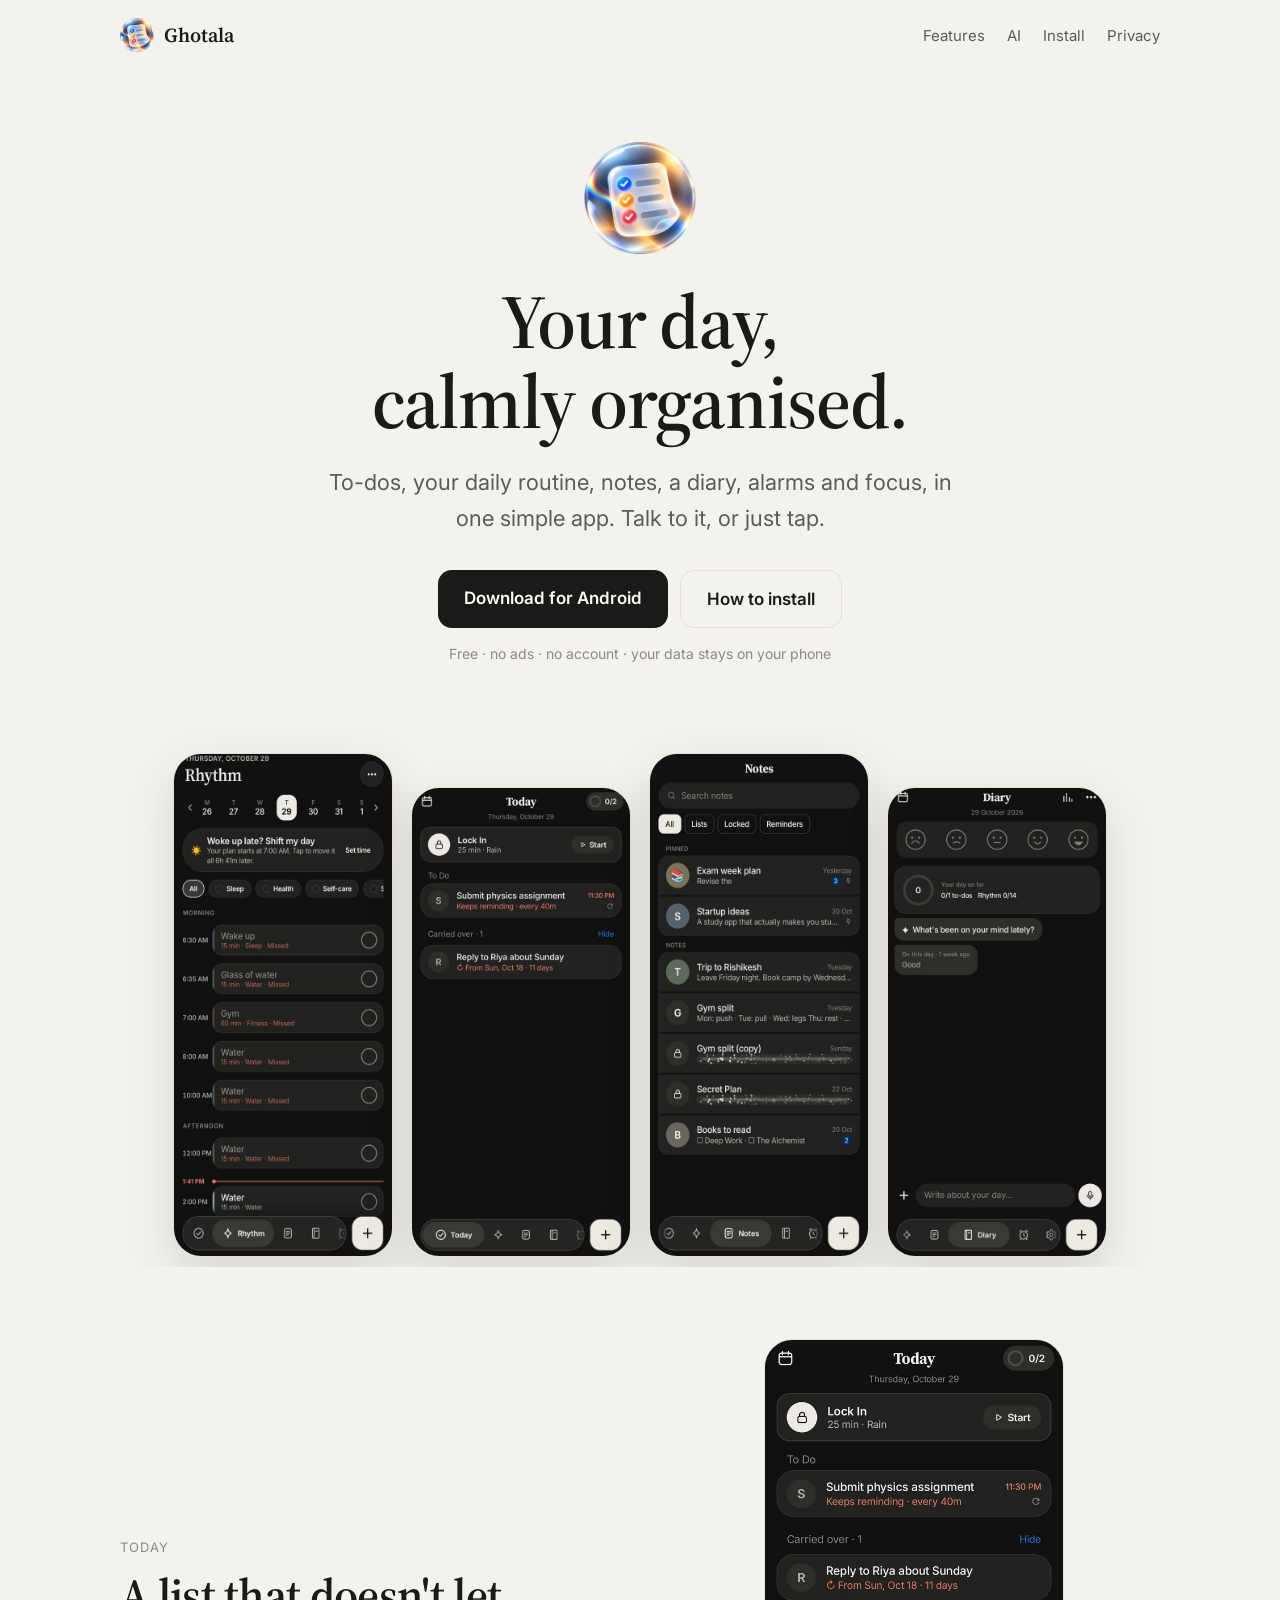
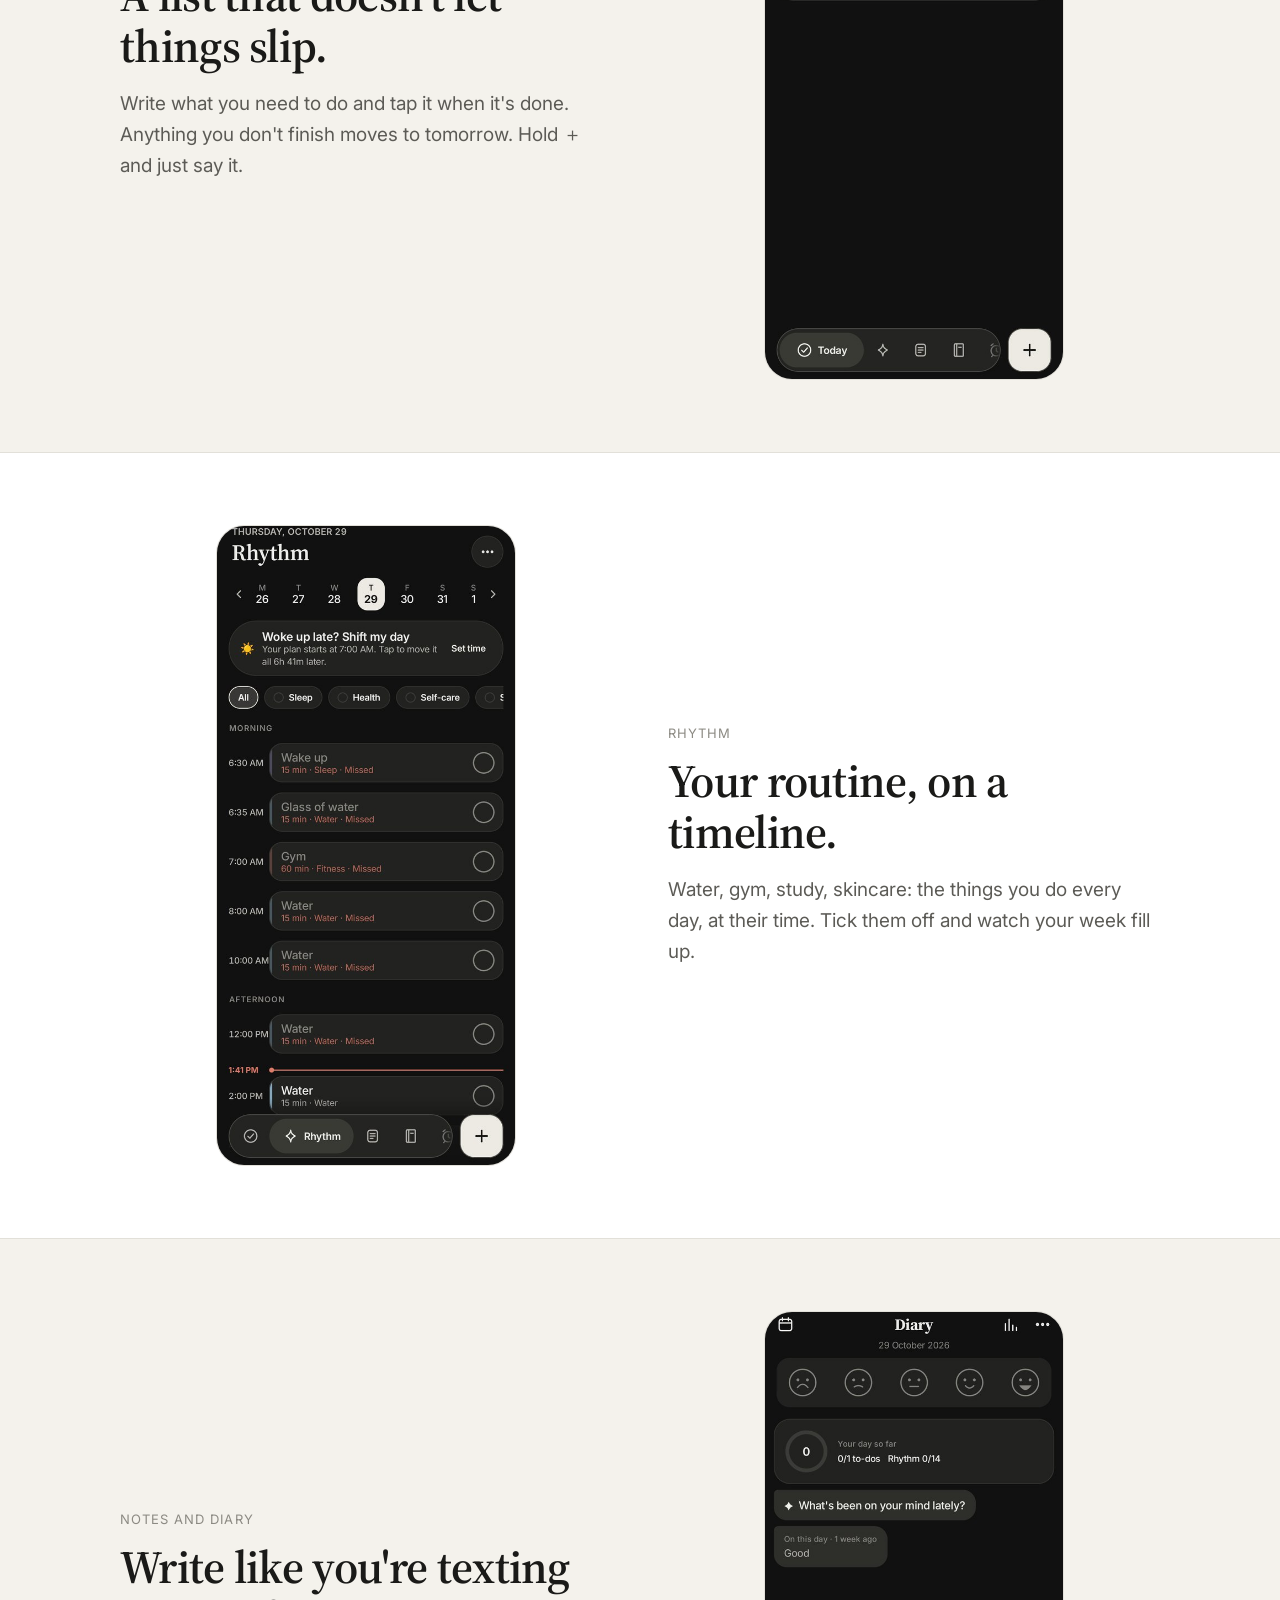
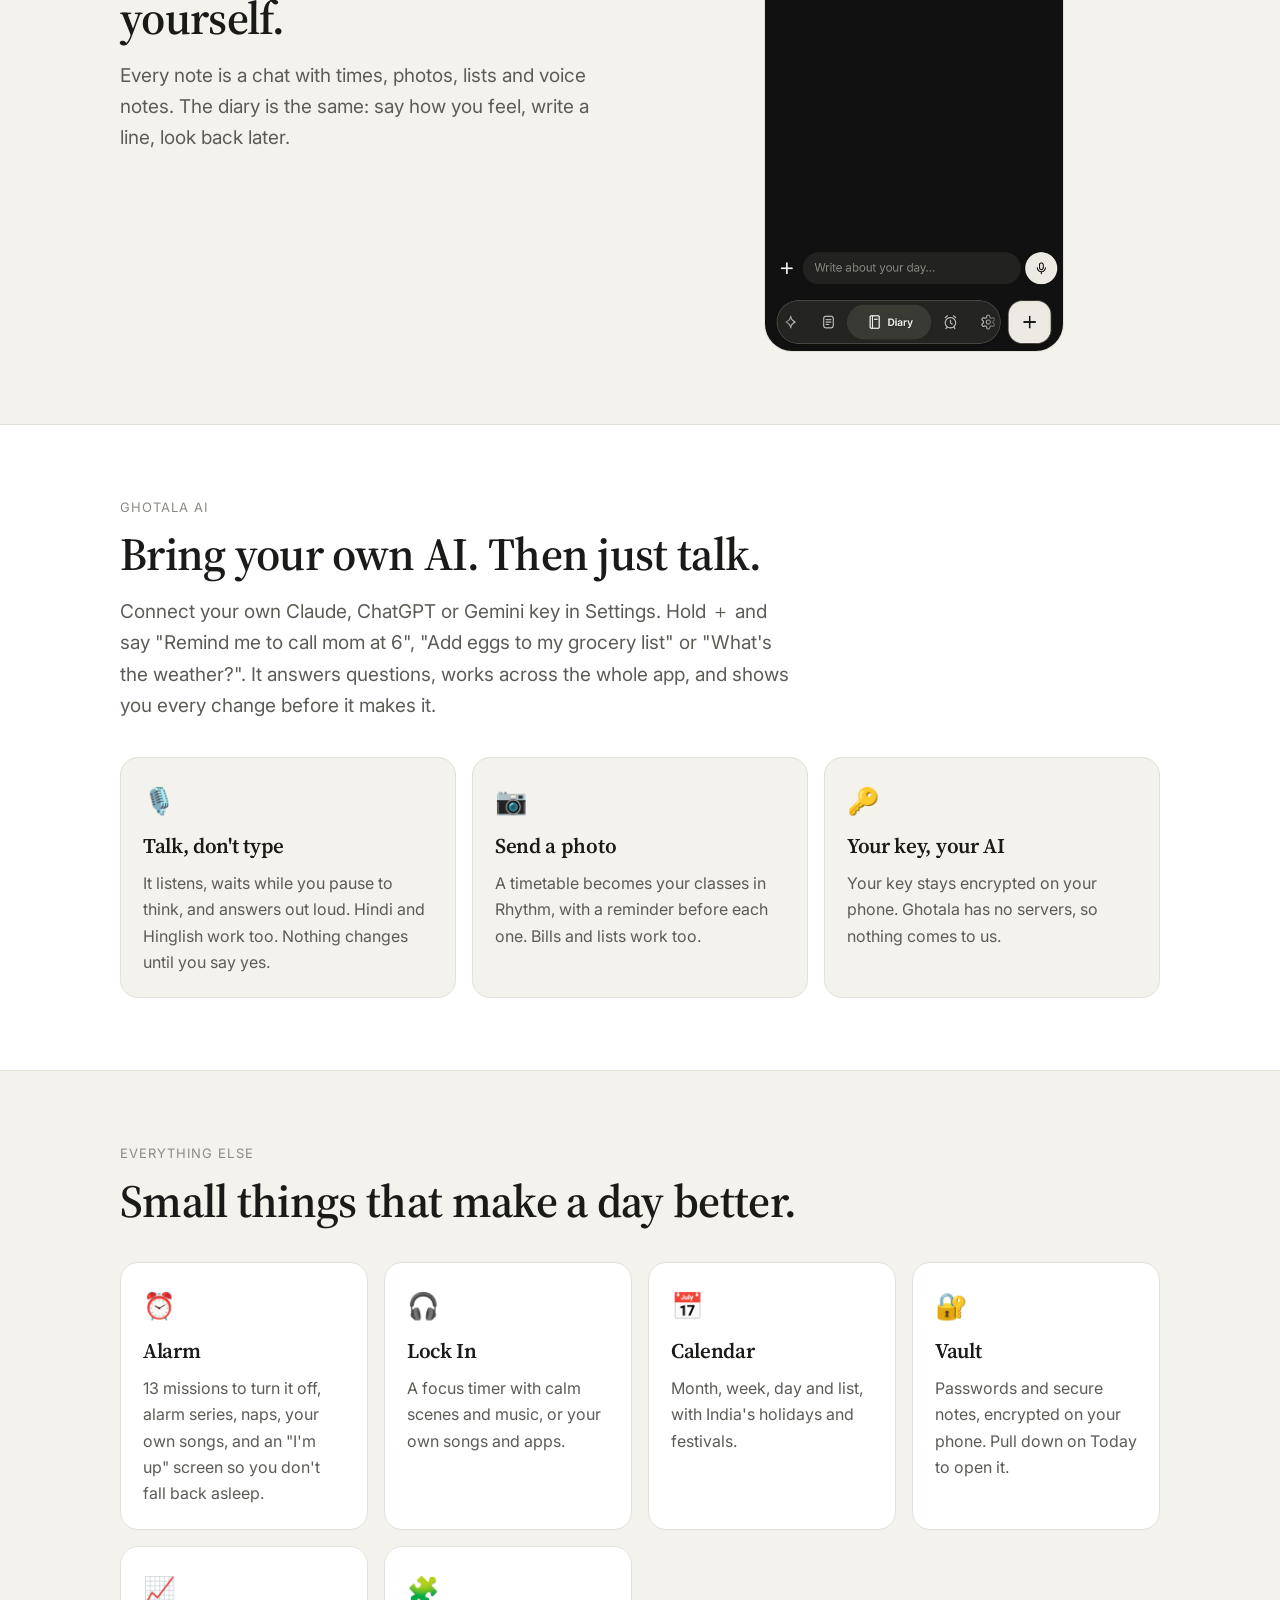
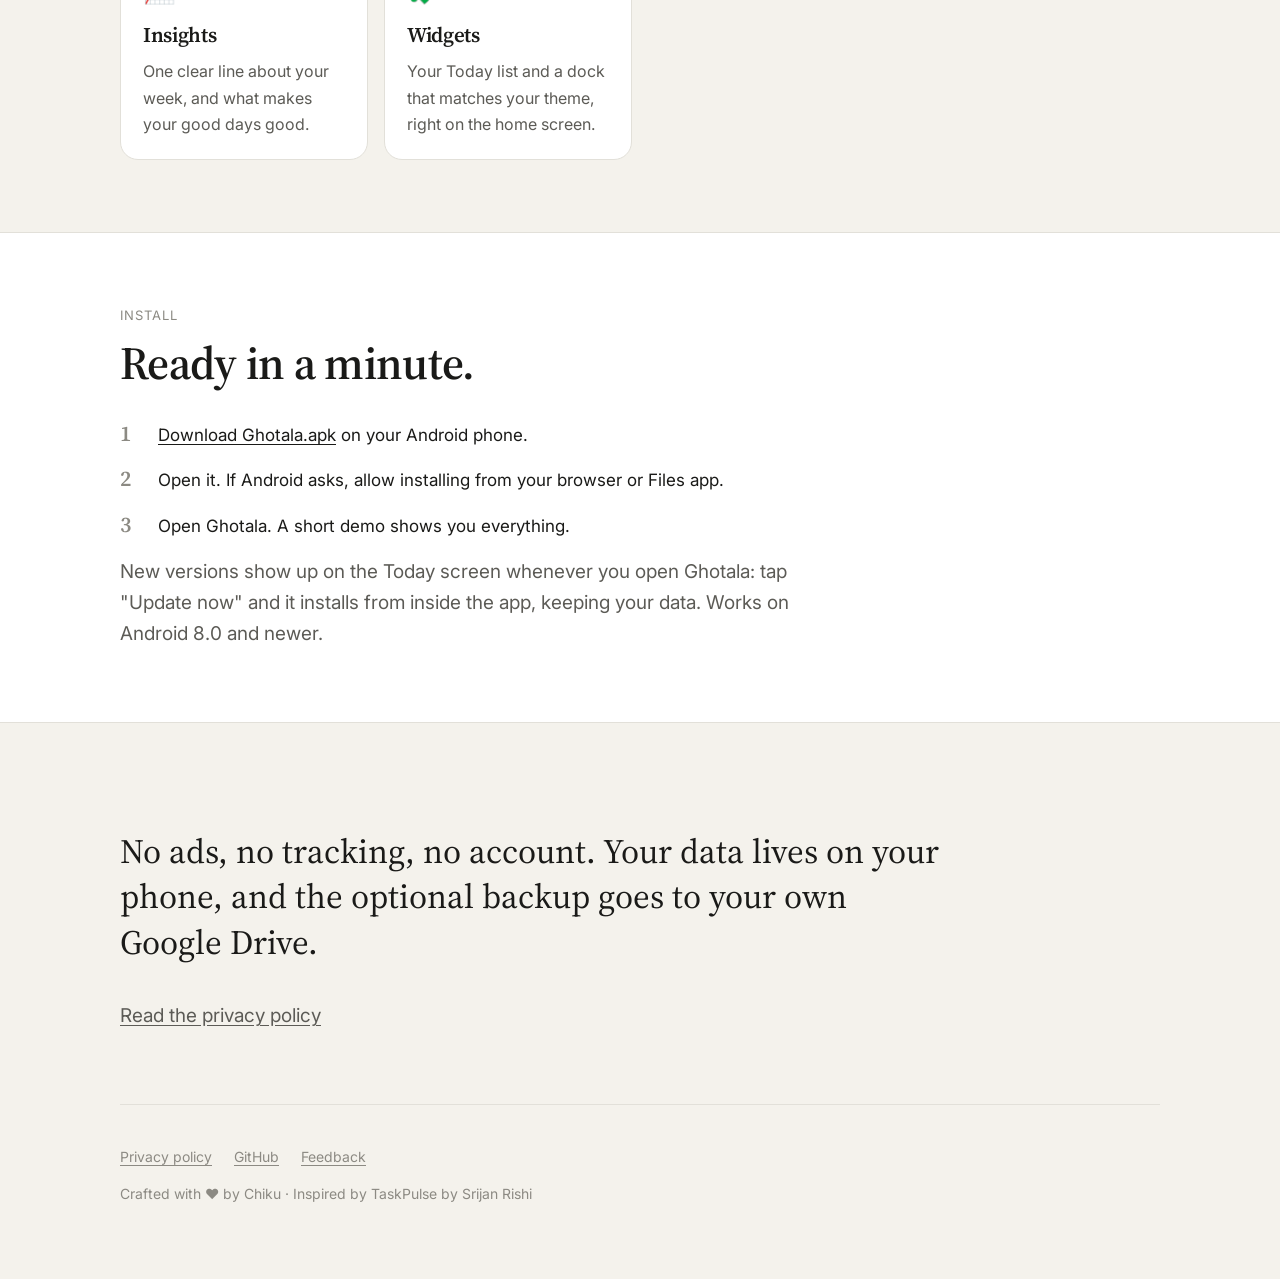
<file: docs/index.html>
<!doctype html>
<html lang="en">
<head>
  <meta charset="utf-8">
  <meta name="viewport" content="width=device-width, initial-scale=1">
  <title>Ghotala</title>
  <meta name="description" content="Ghotala for Android: your to-dos, daily routine, notes, diary, alarms and focus in one calm app, with an AI you connect yourself. Free, no ads, no account.">
  <meta property="og:title" content="Ghotala">
  <meta property="og:description" content="Plan your day, build good habits, remember everything. One calm app for Android.">
  <meta property="og:image" content="https://priyanshuayodhyawasi.github.io/ghotala-releases/logo.png">
  <link rel="icon" href="logo.png">
  <link rel="preconnect" href="https://fonts.googleapis.com">
  <link rel="preconnect" href="https://fonts.gstatic.com" crossorigin>
  <link href="https://fonts.googleapis.com/css2?family=Inter:wght@400;500;600&family=Source+Serif+4:opsz,wght@8..60,400;8..60,600&display=swap" rel="stylesheet">
  <link rel="stylesheet" href="style.css?v=57">
</head>
<body>
<div class="wrap">
  <nav>
    <a class="brand" href="#"><img src="logo-120.png" alt="">Ghotala</a>
    <div class="links"><a href="#features">Features</a><a href="#ai">AI</a><a href="#install">Install</a><a href="privacy.html">Privacy</a></div>
  </nav>

  <header class="hero">
    <img class="logo" src="logo.png" alt="Ghotala app icon">
    <h1>Your day,<br>calmly organised.</h1>
    <p class="lead">To-dos, your daily routine, notes, a diary, alarms and focus, in one simple app. Talk to it, or just tap.</p>
    <div class="btns">
      <a class="btn" href="https://github.com/PriyanshuAyodhyawasi/ghotala-releases/releases/latest/download/Ghotala.apk">Download for Android</a>
      <a class="btn ghost" href="#install">How to install</a>
    </div>
    <p class="small" id="latest" hidden></p>
    <p class="small">Free · no ads · no account · your data stays on your phone</p>
  </header>

  <div class="phones">
    <img src="shots/rhythm.jpg" alt="Rhythm" loading="lazy">
    <img src="shots/today.jpg" alt="Today">
    <img src="shots/notes.jpg" alt="Notes" loading="lazy">
    <img src="shots/diary.jpg" alt="Diary" loading="lazy">
  </div>
</div>

<section id="features">
  <div class="wrap">
    <div class="row">
      <div class="text">
        <div class="eyebrow">Today</div>
        <h2>A list that doesn't let things slip.</h2>
        <p class="sub">Write what you need to do and tap it when it's done. Anything you don't finish moves to tomorrow. Hold ＋ and just say it.</p>
      </div>
      <img src="shots/today.jpg" alt="Today screen" loading="lazy">
    </div>
  </div>
</section>

<section class="alt">
  <div class="wrap">
    <div class="row flip">
      <div class="text">
        <div class="eyebrow">Rhythm</div>
        <h2>Your routine, on a timeline.</h2>
        <p class="sub">Water, gym, study, skincare: the things you do every day, at their time. Tick them off and watch your week fill up.</p>
      </div>
      <img src="shots/rhythm.jpg" alt="Rhythm screen" loading="lazy">
    </div>
  </div>
</section>

<section>
  <div class="wrap">
    <div class="row">
      <div class="text">
        <div class="eyebrow">Notes and Diary</div>
        <h2>Write like you're texting yourself.</h2>
        <p class="sub">Every note is a chat with times, photos, lists and voice notes. The diary is the same: say how you feel, write a line, look back later.</p>
      </div>
      <img src="shots/diary.jpg" alt="Diary screen" loading="lazy">
    </div>
  </div>
</section>

<section class="alt" id="ai">
  <div class="wrap">
    <div class="eyebrow">Ghotala AI</div>
    <h2>Bring your own AI. Then just talk.</h2>
    <p class="sub">Connect your own Claude, ChatGPT or Gemini key in Settings. Hold ＋ and say "Remind me to call mom at 6", "Add eggs to my grocery list" or "What's the weather?". It answers questions, works across the whole app, and shows you every change before it makes it.</p>
    <div class="grid">
      <div class="card"><span class="em">🎙️</span><h3>Talk, don't type</h3><p>It listens, waits while you pause to think, and answers out loud. Hindi and Hinglish work too. Nothing changes until you say yes.</p></div>
      <div class="card"><span class="em">📷</span><h3>Send a photo</h3><p>A timetable becomes your classes in Rhythm, with a reminder before each one. Bills and lists work too.</p></div>
      <div class="card"><span class="em">🔑</span><h3>Your key, your AI</h3><p>Your key stays encrypted on your phone. Ghotala has no servers, so nothing comes to us.</p></div>
    </div>
  </div>
</section>

<section>
  <div class="wrap">
    <div class="eyebrow">Everything else</div>
    <h2>Small things that make a day better.</h2>
    <div class="grid">
      <div class="card"><span class="em">⏰</span><h3>Alarm</h3><p>13 missions to turn it off, alarm series, naps, your own songs, and an "I'm up" screen so you don't fall back asleep.</p></div>
      <div class="card"><span class="em">🎧</span><h3>Lock In</h3><p>A focus timer with calm scenes and music, or your own songs and apps.</p></div>
      <div class="card"><span class="em">📅</span><h3>Calendar</h3><p>Month, week, day and list, with India's holidays and festivals.</p></div>
      <div class="card"><span class="em">🔐</span><h3>Vault</h3><p>Passwords and secure notes, encrypted on your phone. Pull down on Today to open it.</p></div>
      <div class="card"><span class="em">📈</span><h3>Insights</h3><p>One clear line about your week, and what makes your good days good.</p></div>
      <div class="card"><span class="em">🧩</span><h3>Widgets</h3><p>Your Today list and a dock that matches your theme, right on the home screen.</p></div>
    </div>
  </div>
</section>

<section class="alt" id="install">
  <div class="wrap">
    <div class="eyebrow">Install</div>
    <h2>Ready in a minute.</h2>
    <ol class="steps">
      <li><span><a href="https://github.com/PriyanshuAyodhyawasi/ghotala-releases/releases/latest/download/Ghotala.apk">Download Ghotala.apk</a> on your Android phone.</span></li>
      <li><span>Open it. If Android asks, allow installing from your browser or Files app.</span></li>
      <li><span>Open Ghotala. A short demo shows you everything.</span></li>
    </ol>
    <p class="sub">New versions show up on the Today screen whenever you open Ghotala: tap "Update now" and it installs from inside the app, keeping your data. Works on Android 8.0 and newer.</p>
  </div>
</section>

<section>
  <div class="wrap">
    <p class="quote">No ads, no tracking, no account. Your data lives on your phone, and the optional backup goes to your own Google Drive.</p>
    <p class="sub"><a href="privacy.html">Read the privacy policy</a></p>
  </div>
</section>

<div class="wrap">
  <footer>
    <a href="privacy.html">Privacy policy</a>
    <a href="https://github.com/PriyanshuAyodhyawasi/ghotala-releases">GitHub</a>
    <a href="https://github.com/PriyanshuAyodhyawasi/ghotala-releases/issues">Feedback</a>
    <p>Crafted with ❤️ by Chiku · Inspired by TaskPulse by Srijan Rishi</p>
  </footer>
</div>
<script>
  // The newest version, from GitHub, under the Download button (the button always gets the newest APK).
  fetch('https://api.github.com/repos/PriyanshuAyodhyawasi/ghotala-releases/releases/latest')
    .then(function (r) { return r.ok ? r.json() : null; })
    .then(function (j) {
      if (!j || !j.tag_name) return;
      var el = document.getElementById('latest');
      var when = j.published_at ? new Date(j.published_at).toLocaleDateString(undefined, { day: 'numeric', month: 'short', year: 'numeric' }) : '';
      el.textContent = 'Latest version ' + j.tag_name.replace(/^v/, '') + (when ? ' · ' + when : '');
      el.hidden = false;
    })
    .catch(function () {});
</script>
</body>
</html>
</file>
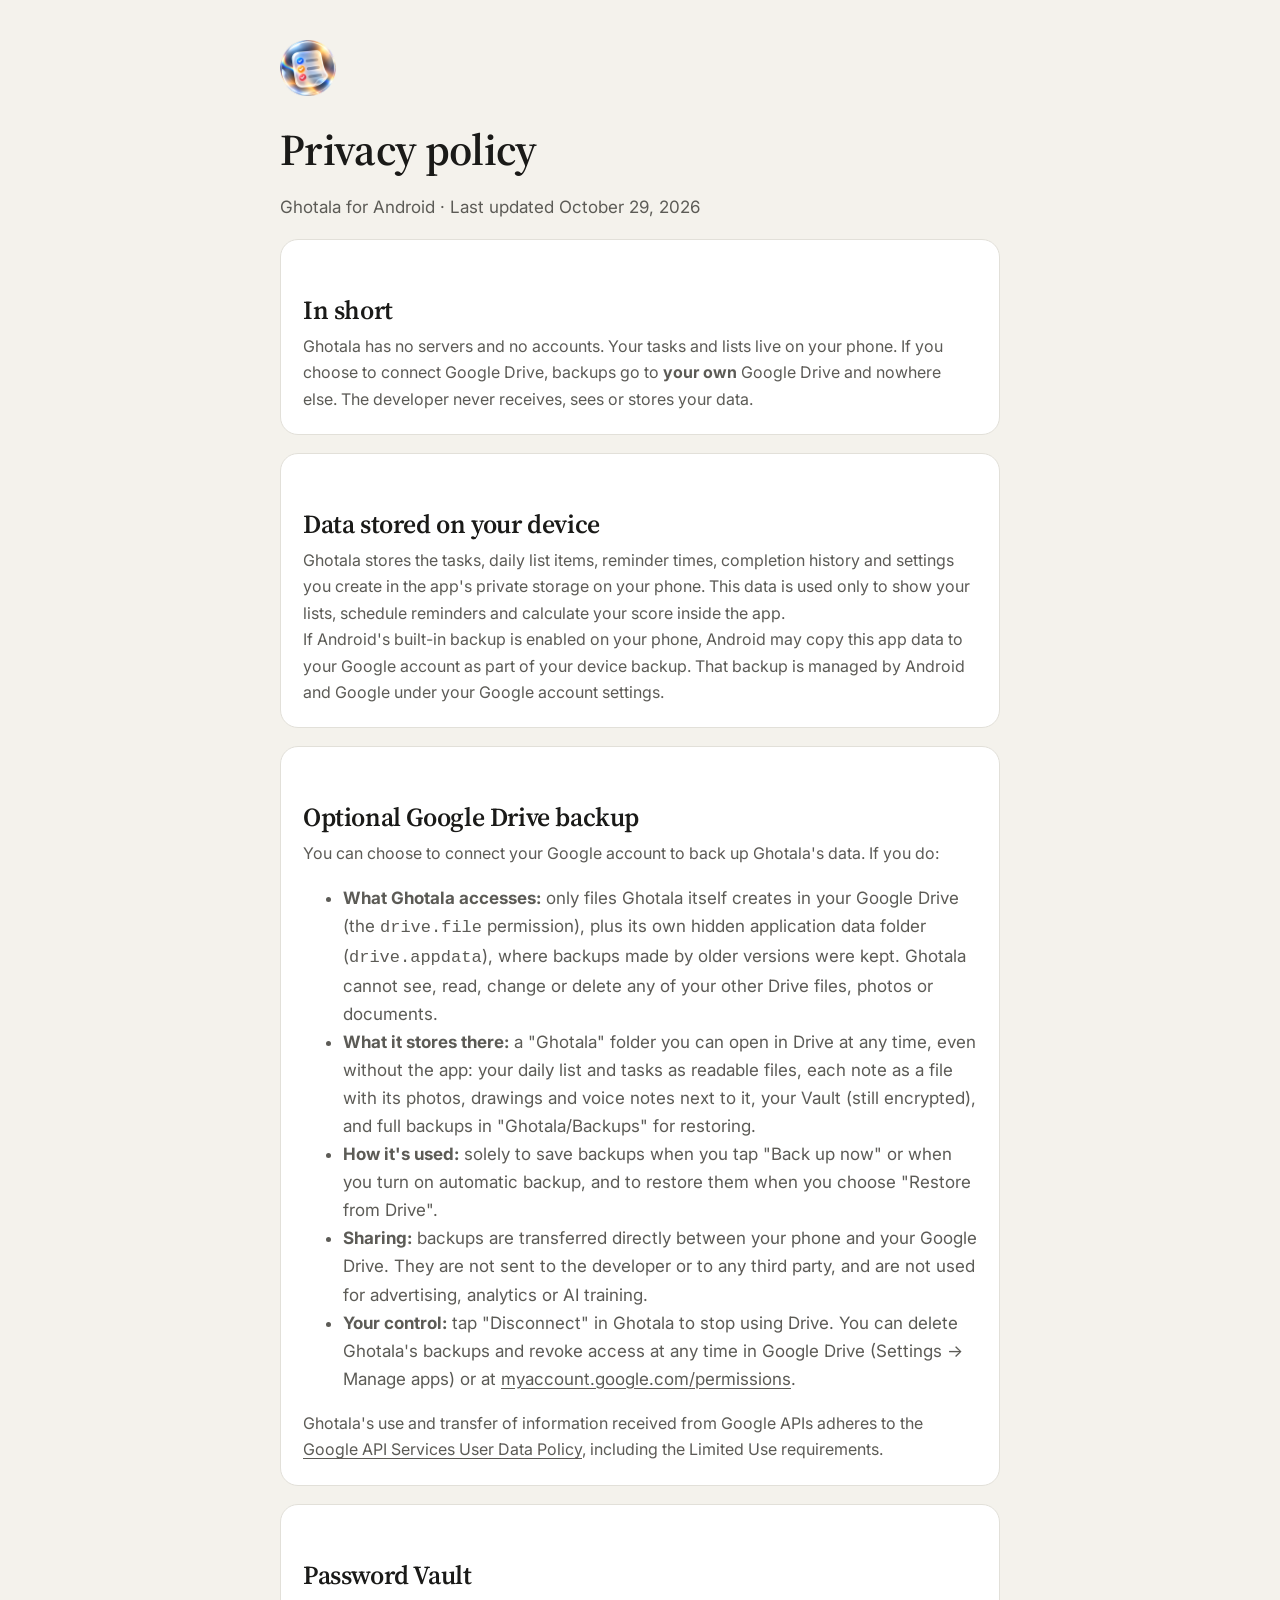
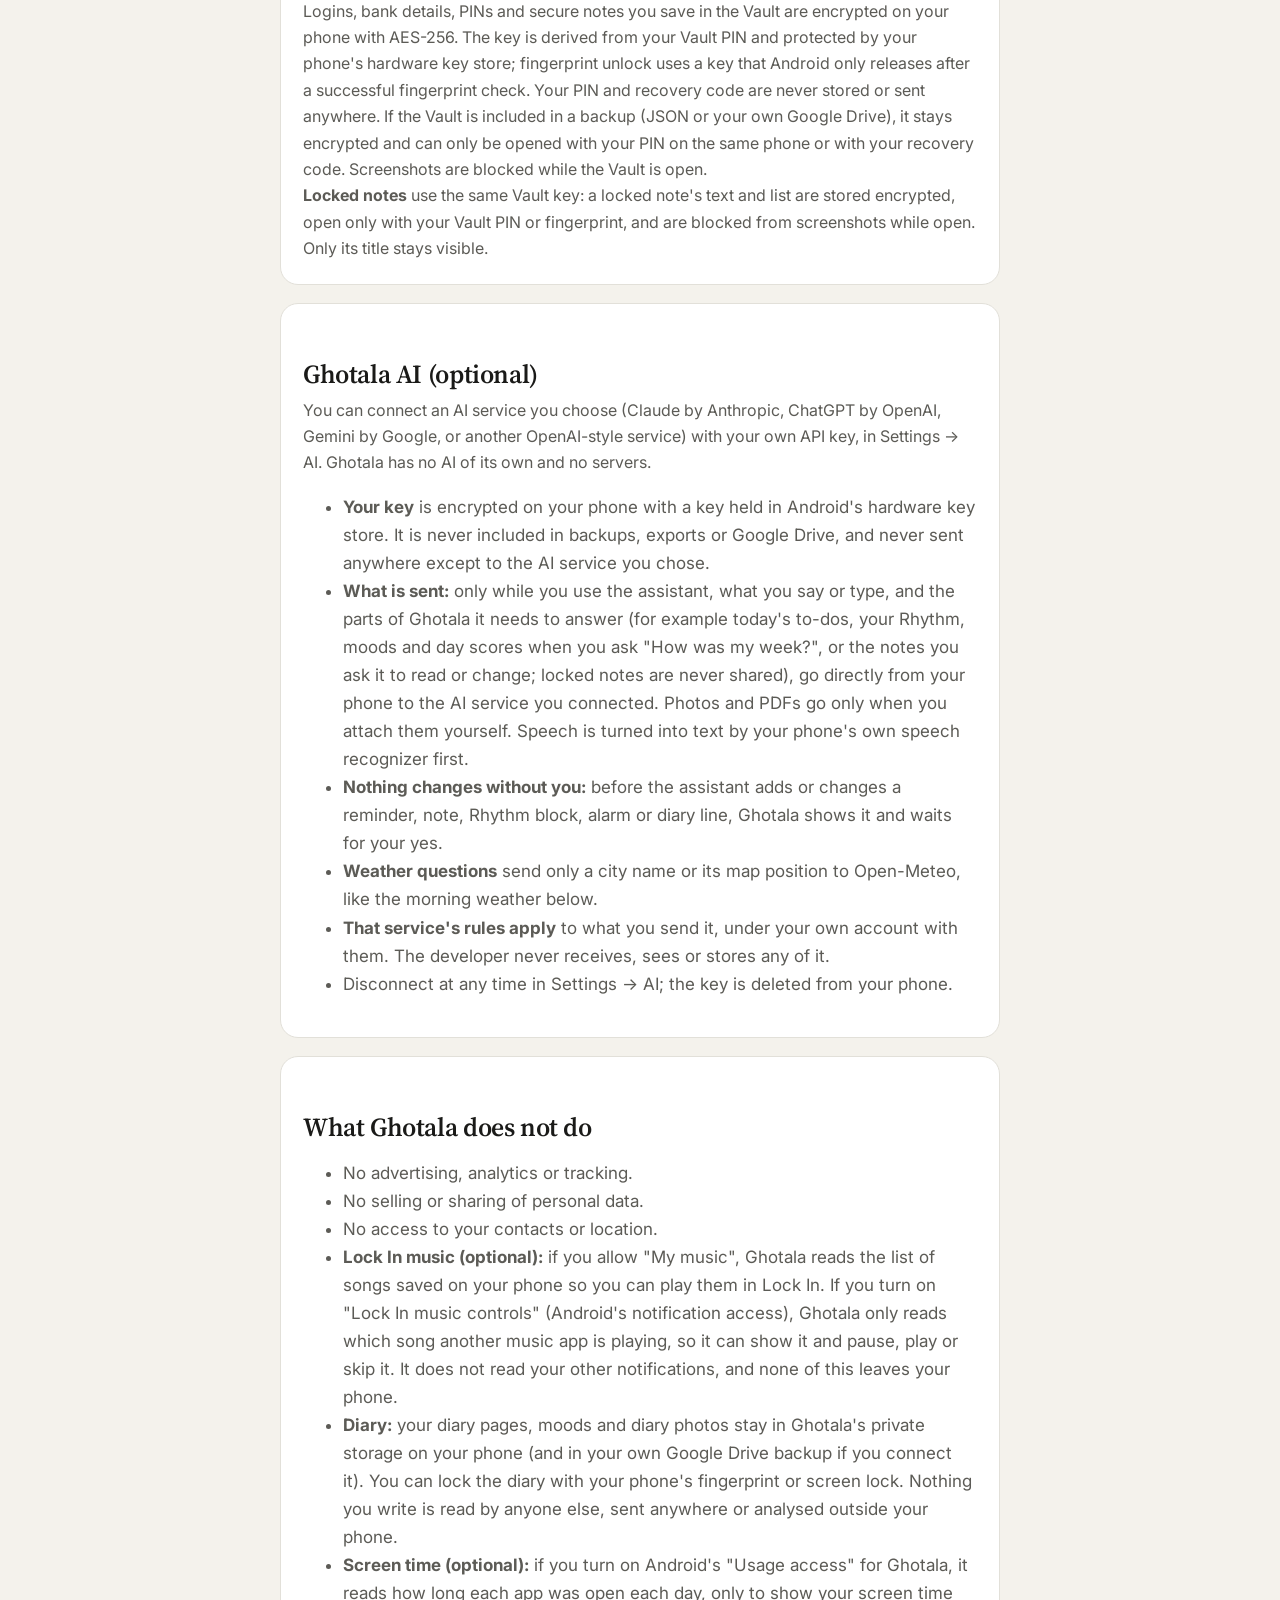
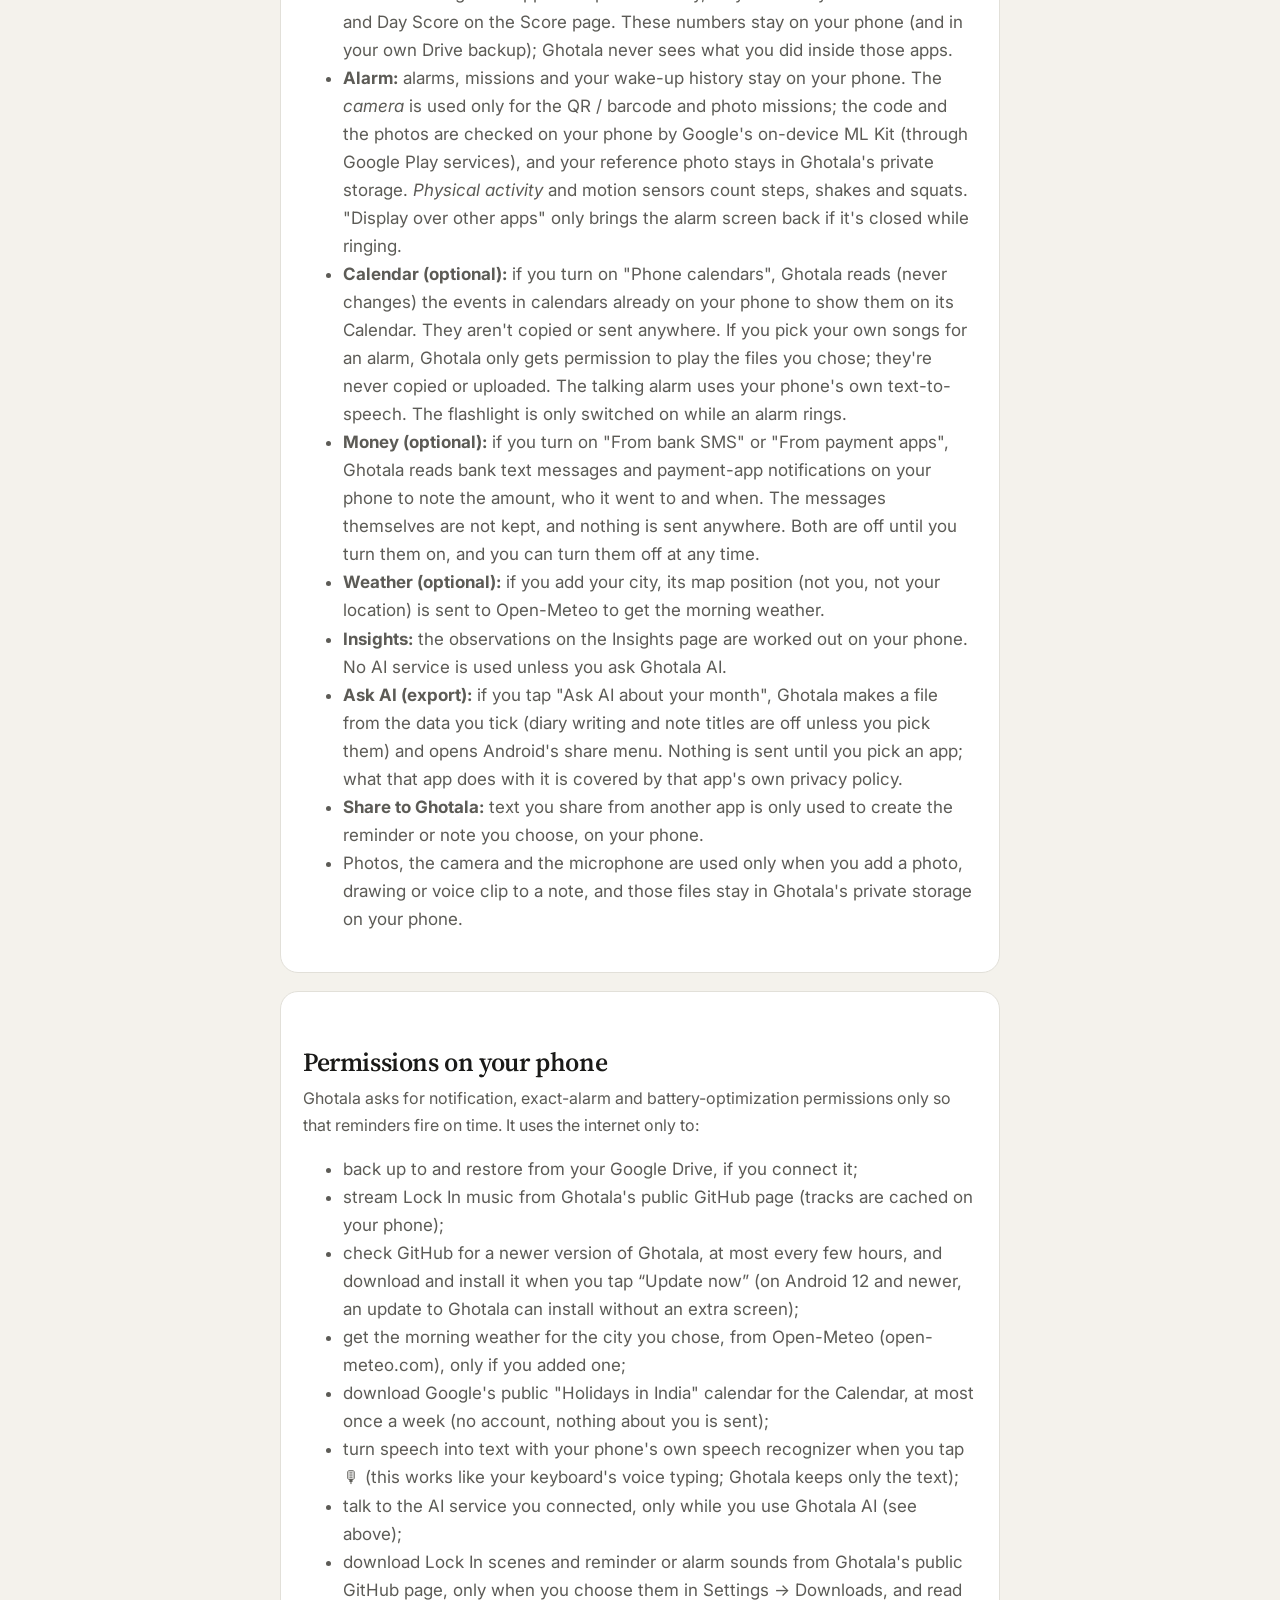
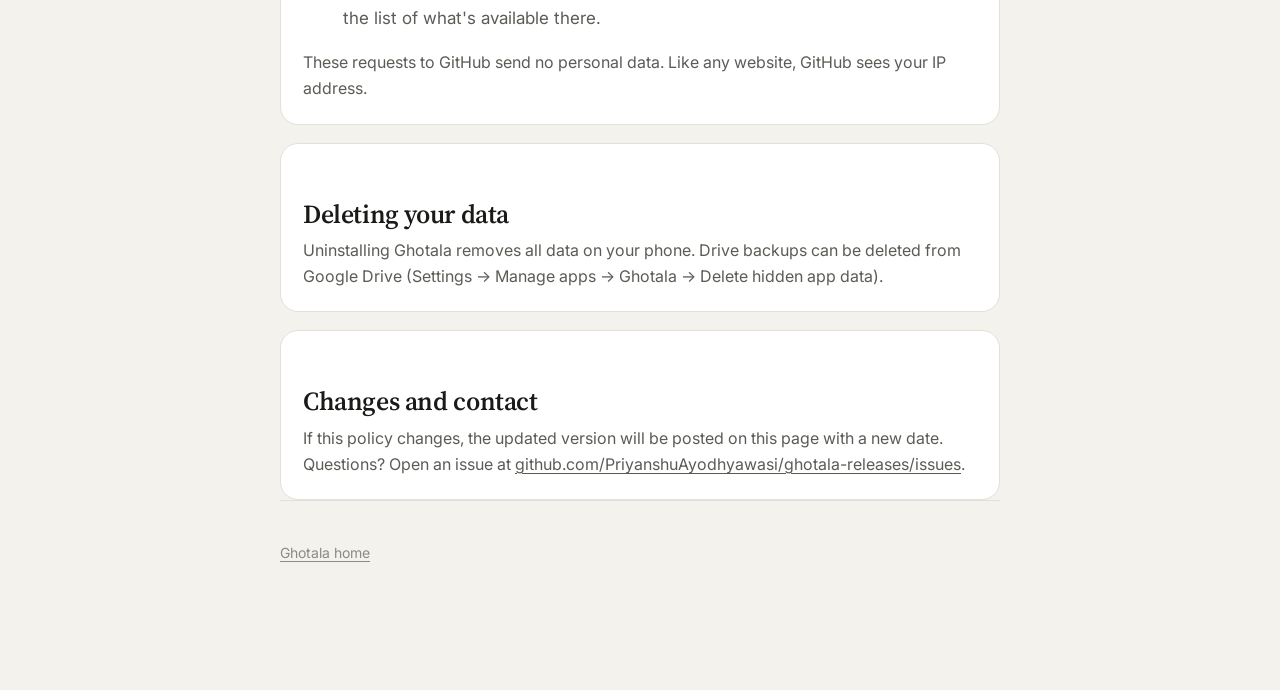
<file: docs/privacy.html>
<!doctype html>
<html lang="en">
<head>
  <meta charset="utf-8">
  <meta name="viewport" content="width=device-width, initial-scale=1">
  <title>Ghotala Privacy Policy</title>
  <meta name="description" content="How Ghotala handles your data, including optional Google Drive backups.">
  <link rel="icon" href="logo.png">
  <link rel="preconnect" href="https://fonts.googleapis.com">
  <link href="https://fonts.googleapis.com/css2?family=Inter:wght@400;500;600&family=Source+Serif+4:opsz,wght@8..60,400;8..60,600&display=swap" rel="stylesheet">
  <link rel="stylesheet" href="style.css?v=56">
</head>
<body>
<main class="doc">
  <header>
    <a href="index.html"><img src="logo-120.png" alt="Ghotala app icon" width="56" height="56"></a>
    <h1>Privacy policy</h1>
    <p style="margin:4px 0 0">Ghotala for Android · Last updated October 29, 2026</p>
  </header>

  <section class="card">
    <h2>In short</h2>
    <p>Ghotala has no servers and no accounts. Your tasks and lists live on your phone. If you choose to
      connect Google Drive, backups go to <strong>your own</strong> Google Drive and nowhere else.
      The developer never receives, sees or stores your data.</p>
  </section>

  <section class="card">
    <h2>Data stored on your device</h2>
    <p>Ghotala stores the tasks, daily list items, reminder times, completion history and settings you create in the
      app's private storage on your phone. This data is used only to show your lists, schedule reminders and
      calculate your score inside the app.</p>
    <p>If Android's built-in backup is enabled on your phone, Android may copy this app data to your Google account
      as part of your device backup. That backup is managed by Android and Google under your Google account settings.</p>
  </section>

  <section class="card">
    <h2>Optional Google Drive backup</h2>
    <p>You can choose to connect your Google account to back up Ghotala's data. If you do:</p>
    <ul>
      <li><strong>What Ghotala accesses:</strong> only files Ghotala itself creates in your Google Drive (the
        <code>drive.file</code> permission), plus its own hidden application data folder (<code>drive.appdata</code>),
        where backups made by older versions were kept. Ghotala cannot see, read, change or delete any of your other
        Drive files, photos or documents.</li>
      <li><strong>What it stores there:</strong> a "Ghotala" folder you can open in Drive at any time, even without the
        app: your daily list and tasks as readable files, each note as a file with its photos, drawings and voice
        notes next to it, your Vault (still encrypted), and full backups in "Ghotala/Backups" for restoring.</li>
      <li><strong>How it's used:</strong> solely to save backups when you tap "Back up now" or when you turn on automatic
        backup, and to restore them when you choose "Restore from Drive".</li>
      <li><strong>Sharing:</strong> backups are transferred directly between your phone and your Google Drive. They are not
        sent to the developer or to any third party, and are not used for advertising, analytics or AI training.</li>
      <li><strong>Your control:</strong> tap "Disconnect" in Ghotala to stop using Drive. You can delete Ghotala's backups
        and revoke access at any time in Google Drive (Settings → Manage apps) or at
        <a href="https://myaccount.google.com/permissions">myaccount.google.com/permissions</a>.</li>
    </ul>
    <p>Ghotala's use and transfer of information received from Google APIs adheres to the
      <a href="https://developers.google.com/terms/api-services-user-data-policy">Google API Services User Data Policy</a>,
      including the Limited Use requirements.</p>
  </section>

  <section class="card">
    <h2>Password Vault</h2>
    <p>Logins, bank details, PINs and secure notes you save in the Vault are encrypted on your phone with AES-256.
      The key is derived from your Vault PIN and protected by your phone's hardware key store; fingerprint unlock uses
      a key that Android only releases after a successful fingerprint check. Your PIN and recovery code are never stored
      or sent anywhere. If the Vault is included in a backup (JSON or your own Google Drive), it stays encrypted and can
      only be opened with your PIN on the same phone or with your recovery code. Screenshots are blocked while the Vault is open.</p>
    <p><strong>Locked notes</strong> use the same Vault key: a locked note's text and list are stored encrypted, open only
      with your Vault PIN or fingerprint, and are blocked from screenshots while open. Only its title stays visible.</p>
  </section>

  <section class="card">
    <h2>Ghotala AI (optional)</h2>
    <p>You can connect an AI service you choose (Claude by Anthropic, ChatGPT by OpenAI, Gemini by Google, or another
      OpenAI-style service) with your own API key, in Settings → AI. Ghotala has no AI of its own and no servers.</p>
    <ul>
      <li><strong>Your key</strong> is encrypted on your phone with a key held in Android's hardware key store. It is never
        included in backups, exports or Google Drive, and never sent anywhere except to the AI service you chose.</li>
      <li><strong>What is sent:</strong> only while you use the assistant, what you say or type, and the parts of Ghotala it needs
        to answer (for example today's to-dos, your Rhythm, moods and day scores when you ask "How was my week?", or the notes
        you ask it to read or change; locked notes are never shared), go directly from your phone to the AI service you connected.
        Photos and PDFs go only when you attach them yourself. Speech is turned into text by your phone's own speech recognizer first.</li>
      <li><strong>Nothing changes without you:</strong> before the assistant adds or changes a reminder, note, Rhythm block, alarm or
        diary line, Ghotala shows it and waits for your yes.</li>
      <li><strong>Weather questions</strong> send only a city name or its map position to Open-Meteo, like the morning weather below.</li>
      <li><strong>That service's rules apply</strong> to what you send it, under your own account with them. The developer never
        receives, sees or stores any of it.</li>
      <li>Disconnect at any time in Settings → AI; the key is deleted from your phone.</li>
    </ul>
  </section>

  <section class="card">
    <h2>What Ghotala does not do</h2>
    <ul>
      <li>No advertising, analytics or tracking.</li>
      <li>No selling or sharing of personal data.</li>
      <li>No access to your contacts or location.</li>
      <li><strong>Lock In music (optional):</strong> if you allow "My music", Ghotala reads the list of songs saved on
        your phone so you can play them in Lock In. If you turn on "Lock In music controls" (Android's notification
        access), Ghotala only reads which song another music app is playing, so it can show it and pause, play or skip it.
        It does not read your other notifications, and none of this leaves your phone.</li>
      <li><strong>Diary:</strong> your diary pages, moods and diary photos stay in Ghotala's private storage on your phone
        (and in your own Google Drive backup if you connect it). You can lock the diary with your phone's fingerprint or
        screen lock. Nothing you write is read by anyone else, sent anywhere or analysed outside your phone.</li>
      <li><strong>Screen time (optional):</strong> if you turn on Android's "Usage access" for Ghotala, it reads how long
        each app was open each day, only to show your screen time and Day Score on the Score page. These numbers stay on your
        phone (and in your own Drive backup); Ghotala never sees what you did inside those apps.</li>
      <li><strong>Alarm:</strong> alarms, missions and your wake-up history stay on your phone. The <em>camera</em> is used only
        for the QR / barcode and photo missions; the code and the photos are checked on your phone by Google's on-device
        ML Kit (through Google Play services), and your reference photo stays in Ghotala's private storage.
        <em>Physical activity</em> and motion sensors count steps, shakes and squats. "Display over other apps" only brings
        the alarm screen back if it's closed while ringing.</li>
      <li><strong>Calendar (optional):</strong> if you turn on "Phone calendars", Ghotala reads (never changes) the events in calendars already on your phone to show them on its Calendar. They aren't copied or sent anywhere. If you pick your own songs for an alarm, Ghotala only gets
        permission to play the files you chose; they're never copied or uploaded. The talking alarm uses your phone's own
        text-to-speech. The flashlight is only switched on while an alarm rings.</li>
      <li><strong>Money (optional):</strong> if you turn on "From bank SMS" or "From payment apps", Ghotala reads bank text messages
        and payment-app notifications on your phone to note the amount, who it went to and when. The messages themselves are not kept,
        and nothing is sent anywhere. Both are off until you turn them on, and you can turn them off at any time.</li>
      <li><strong>Weather (optional):</strong> if you add your city, its map position (not you, not your location) is sent to
        Open-Meteo to get the morning weather.</li>
      <li><strong>Insights:</strong> the observations on the Insights page are worked out on your phone. No AI service is used unless you ask Ghotala AI.</li>
      <li><strong>Ask AI (export):</strong> if you tap "Ask AI about your month", Ghotala makes a file from the data you tick
        (diary writing and note titles are off unless you pick them) and opens Android's share menu. Nothing is sent until
        you pick an app; what that app does with it is covered by that app's own privacy policy.</li>
      <li><strong>Share to Ghotala:</strong> text you share from another app is only used to create the reminder or note you choose, on your phone.</li>
      <li>Photos, the camera and the microphone are used only when you add a photo, drawing or voice clip to a note,
        and those files stay in Ghotala's private storage on your phone.</li>
    </ul>
  </section>

  <section class="card">
    <h2>Permissions on your phone</h2>
    <p>Ghotala asks for notification, exact-alarm and battery-optimization permissions only so that reminders fire on time.
      It uses the internet only to:</p>
    <ul>
      <li>back up to and restore from your Google Drive, if you connect it;</li>
      <li>stream Lock In music from Ghotala's public GitHub page (tracks are cached on your phone);</li>
      <li>check GitHub for a newer version of Ghotala, at most every few hours, and download and install it when you tap “Update now” (on Android 12 and newer, an update to Ghotala can install without an extra screen);</li>
      <li>get the morning weather for the city you chose, from Open-Meteo (open-meteo.com), only if you added one;</li>
      <li>download Google's public "Holidays in India" calendar for the Calendar, at most once a week (no account, nothing about you is sent);</li>
      <li>turn speech into text with your phone's own speech recognizer when you tap 🎙 (this works like your keyboard's voice typing; Ghotala keeps only the text);</li>
      <li>talk to the AI service you connected, only while you use Ghotala AI (see above);</li>
      <li>download Lock In scenes and reminder or alarm sounds from Ghotala's public GitHub page, only when you choose them in Settings → Downloads, and read the list of what's available there.</li>
    </ul>
    <p>These requests to GitHub send no personal data. Like any website, GitHub sees your IP address.</p>
  </section>

  <section class="card">
    <h2>Deleting your data</h2>
    <p>Uninstalling Ghotala removes all data on your phone. Drive backups can be deleted from Google Drive
      (Settings → Manage apps → Ghotala → Delete hidden app data).</p>
  </section>

  <section class="card">
    <h2>Changes and contact</h2>
    <p>If this policy changes, the updated version will be posted on this page with a new date.
      Questions? Open an issue at
      <a href="https://github.com/PriyanshuAyodhyawasi/ghotala-releases/issues">github.com/PriyanshuAyodhyawasi/ghotala-releases/issues</a>.</p>
  </section>

  <footer><a href="index.html">Ghotala home</a></footer>
</main>
</body>
</html>
</file>
<file: docs/style.css>
:root {
  --bg: #F4F2EC;
  --card: #FFFFFF;
  --line: #E2E0D9;
  --ink: #1A1A18;
  --ink-2: #5C5B56;
  --ink-3: #8C8A83;
  --btn: #1A1A18;
  --on-btn: #FAF9F5;
  --soft: #EAE8E1;
  --serif: "Source Serif 4", Georgia, "Times New Roman", serif;
  --sans: "Inter", system-ui, -apple-system, "Segoe UI", Roboto, sans-serif;
}
@media (prefers-color-scheme: dark) {
  :root {
    --bg: #141413; --card: #1F1F1D; --line: #34342F; --ink: #EDEDEA; --ink-2: #B4B3AD; --ink-3: #85847E;
    --btn: #EDEDEA; --on-btn: #141413; --soft: #2B2B28;
  }
}
* { box-sizing: border-box; }
html { -webkit-text-size-adjust: 100%; }
body { margin: 0; background: var(--bg); color: var(--ink); font: 17px/1.65 var(--sans); }
a { color: inherit; text-underline-offset: 3px; }
img { max-width: 100%; display: block; }
.wrap { max-width: 1080px; margin: 0 auto; padding: 0 20px; }

nav { display: flex; align-items: center; justify-content: space-between; padding: 18px 0; }
nav .brand { display: flex; align-items: center; gap: 10px; font: 600 20px var(--serif); text-decoration: none; }
nav .brand img { width: 34px; height: 34px; }
nav .links a { margin-left: 22px; text-decoration: none; color: var(--ink-2); font-size: 15px; }
nav .links a:hover { color: var(--ink); }

.hero { padding: 72px 0 40px; text-align: center; }
.hero img.logo { width: 112px; height: 112px; margin: 0 auto 28px; }
h1, h2, h3 { font-family: var(--serif); font-weight: 600; letter-spacing: -0.015em; margin: 0; }
.hero h1 { font-size: clamp(44px, 8vw, 76px); line-height: 1.05; }
.hero p.lead { font-size: clamp(18px, 2.4vw, 22px); color: var(--ink-2); max-width: 640px; margin: 22px auto 34px; }
.btns { display: flex; gap: 12px; justify-content: center; flex-wrap: wrap; }
.btn { display: inline-block; padding: 14px 26px; border-radius: 14px; background: var(--btn); color: var(--on-btn); text-decoration: none; font-weight: 600; }
.btn.ghost { background: transparent; color: var(--ink); border: 1px solid var(--line); }
.small { color: var(--ink-3); font-size: 14px; margin-top: 14px; }

.phones { display: flex; gap: 18px; justify-content: center; padding: 34px 0 10px; overflow: hidden; }
.phones img { width: 220px; border-radius: 28px; border: 1px solid var(--line); box-shadow: 0 18px 50px rgba(0,0,0,.12); }
.phones img:nth-child(2), .phones img:nth-child(4) { margin-top: 34px; }
@media (max-width: 720px) { .phones img { width: 42vw; } .phones img:nth-child(n+3) { display: none; } }

section { padding: 72px 0; }
section.alt { background: var(--card); border-top: 1px solid var(--line); border-bottom: 1px solid var(--line); }
.eyebrow { text-transform: uppercase; letter-spacing: .08em; font-size: 13px; color: var(--ink-3); margin-bottom: 10px; }
section h2 { font-size: clamp(32px, 5vw, 46px); line-height: 1.12; max-width: 760px; }
section p.sub { color: var(--ink-2); font-size: 19px; max-width: 680px; margin: 16px 0 0; }

.row { display: grid; grid-template-columns: 1fr 1fr; gap: 56px; align-items: center; }
.row img { width: 300px; margin: 0 auto; border-radius: 28px; border: 1px solid var(--line); }
.row.flip .text { order: 2; }
@media (max-width: 820px) { .row { grid-template-columns: 1fr; gap: 28px; } .row.flip .text { order: 0; } }

.grid { display: grid; grid-template-columns: repeat(auto-fit, minmax(240px, 1fr)); gap: 16px; margin-top: 36px; }
.card { background: var(--card); border: 1px solid var(--line); border-radius: 18px; padding: 22px; }
section.alt .card { background: var(--bg); }
.card h3 { font-size: 21px; margin: 6px 0 6px; }
.card p { margin: 0; color: var(--ink-2); font-size: 16px; }
.card .em { font-size: 26px; }

.steps { counter-reset: s; list-style: none; padding: 0; margin: 30px 0 0; display: grid; gap: 14px; max-width: 680px; }
.steps li { counter-increment: s; display: flex; gap: 16px; align-items: baseline; }
.steps li::before { content: counter(s); font: 600 22px var(--serif); color: var(--ink-3); min-width: 22px; }

.quote { font: 400 clamp(24px, 3.6vw, 34px)/1.35 var(--serif); max-width: 820px; }

footer { padding: 40px 0 60px; color: var(--ink-3); font-size: 14px; border-top: 1px solid var(--line); }
footer a { margin-right: 18px; }

/* Privacy page */
.doc { max-width: 760px; margin: 0 auto; padding: 40px 20px 70px; }
.doc h1 { font-size: 44px; margin: 18px 0 6px; }
.doc h2 { font-size: 26px; margin: 34px 0 8px; }
.doc p, .doc li { color: var(--ink-2); }
.doc .card { margin-top: 18px; }
</file>
